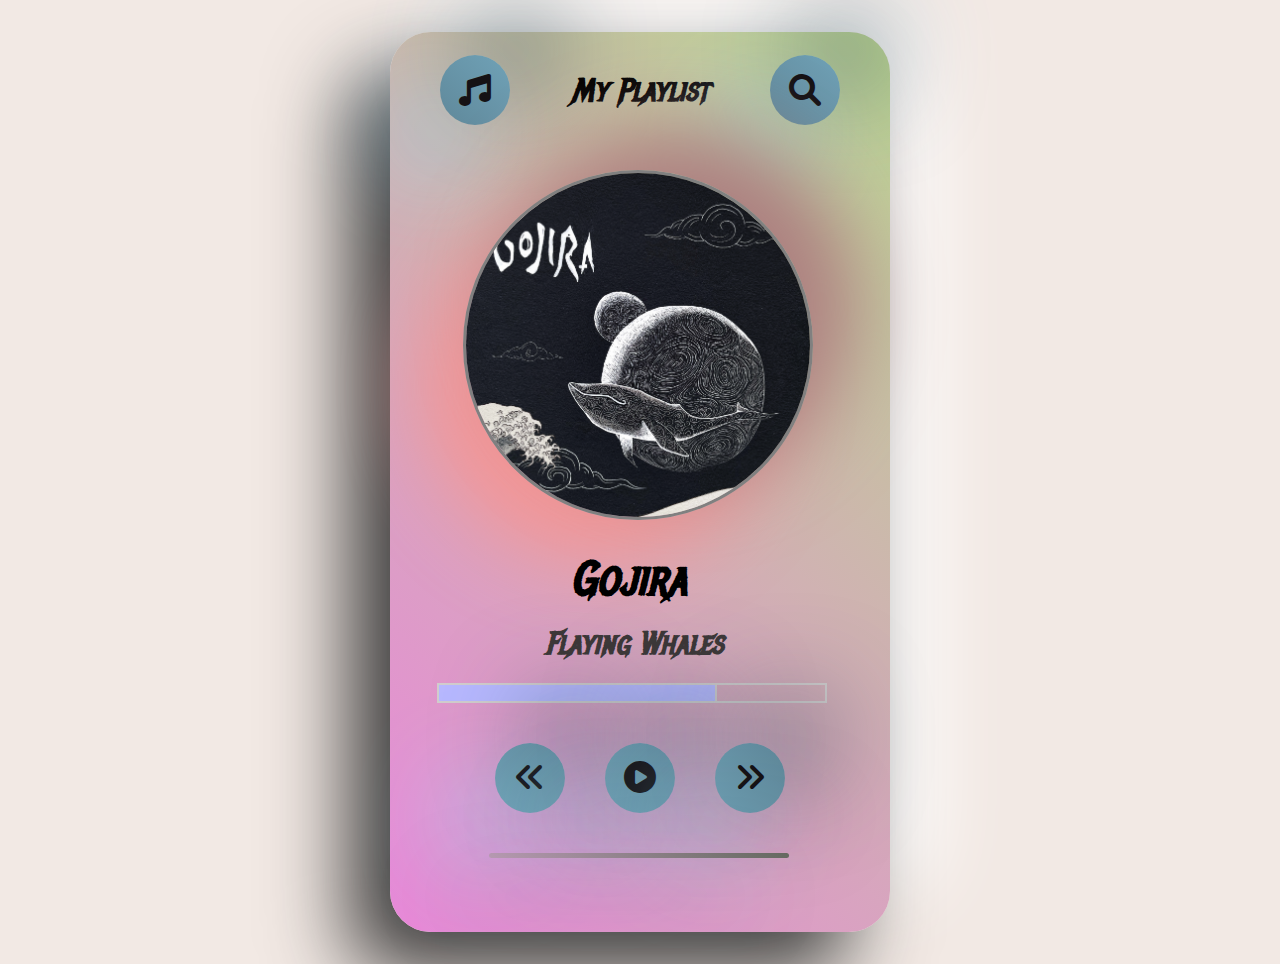
<file: assets/index2.html>
<!DOCTYPE html>
<html lang="en">
  <head>
    <meta charset="UTF-8" />
    <meta http-equiv="X-UA-Compatible" content="IE=edge" />
    <meta name="viewport" content="width=device-width, initial-scale=1.0" />
    <link rel="stylesheet" href="all.min.css" />
    <title>Music Player</title>
    <link rel="stylesheet" href="style2.css" />
  </head>
  <body>
    <main class="main">
      <header>
        <a href="#" class="button">
          <i class="fa-solid fa-music"></i>
        </a>
        <p>My Playlist</p>
        <a href="#" class="button">
          <i class="fa-solid fa-magnifying-glass"></i>
        </a>
      </header>
      
    <section>
      <img src="/assets/ic99fhvpei481.webp" alt="">
    </section>

    <div class="info">
        <h1>Gojira</h1>
        <p>Flaying Whales</p>
</div>
      <div class="line">
          <div class="inside"></div>
      </div>
<section class="buttons">
    <a href="#" class="button2"><i class="fa-solid fa-angles-left last1"></i></a>
    <a href="#" class="button2"><i class="fa-solid fa-circle-play last1"></i></a>
    <a href="#" class="button2"><i class="fa-solid fa-angles-right last1"></i></a>
</section>

<div class="last"></div>




<div id="player">
   
    <div id="volume"></div>
  
</div>
    </main>
  </body>
</html>
</file>
<file: assets/style2.css>
@import url('https://fonts.googleapis.com/css2?family=Metal+Mania&display=swap');


* {
  box-sizing: border-box;
  margin: 0;
  padding: 0;
}
body {
  background-color: #f2e9e4;
  font-family: 'Metal Mania', cursive;
}

.main {
  width: 500px;
  height: 900px;
  display: flex;
  justify-content: space-around;
  justify-content: flex-start;
  flex-direction: column;
  align-items: flex-start;
  margin: 2rem auto;
  padding: 3rem 1.25rem;

  border-radius: 41px;
  background: linear-gradient(225deg, #bbd591, #e988da);
  box-shadow: -41px 41px 82px #3e3d3d, 41px -41px 82px #ffffff;
}

header {
  flex-grow: 0;
  height: 60px;
  width: 400px;
  display: flex;
  flex-direction: row;
  justify-content: flex-start;
  justify-content: space-between;
  align-items: center;
  padding-bottom: 40px;
  margin: 0 auto;
}
.button {
  text-decoration: none;
  display: flex;
  justify-content: center;
  align-items: center;
  height: 70px;
  width: 70px;
  border-radius: 50%;
  background: linear-gradient(45deg, #5f889a, #70a2b7);
  box-shadow:  41px -41px 100px #3b5560,
               -41px 41px 100px #97d9f6;
}
i {
  font-size: xx-large;
  color: #151215;
}

p {
  font-style: italic;
  font-weight: bold;
  font-size: 2em;
}
img {
    border: 3px solid gray;
  width: 350px;
  height: 350px;
  margin-left: 53px;
  margin-top: 30px;
  border-radius: 50%;
  background: linear-gradient(45deg, #975d5d, #b46e6e);
  box-shadow: 41px -41px 82px #ac7f7f, -41px 41px 82px #f59696;
}

.info h1 {
  color: black;
  font-weight: bold;
  font-style: italic;
  font-size: 3rem;
  margin-left: 160px;
  margin-top: 25px;
}
.info p {
  font-size: 2rem;
  color: rgb(61, 55, 55);
  margin-left: 135px;
  margin-top: 15px;
}
.line {
  border: 2px solid rgb(210, 205, 205);
  width: 390px;
  height: 20px;
  margin-left: 27px;
  margin-top: 20px;
}
.inside {
  border: 2px solid rgb(210, 205, 205);
  width: 280px;
  height: 20px;
  margin-left: -2px;
  margin-top: -2px;
  background-color: #b8b8ff;
}

.buttons {
  display: flex;
  flex-direction: row;
  justify-content: space-between;

  align-items: center;
  padding-top: 20px;
  margin: 0 auto;
}
.button2 {
  text-decoration: none;
  display: flex;

  justify-content: space-around;
  align-items: baseline;
  margin: 20px;

  height: 70px;
  width: 70px;
  border-radius: 20px;
  border-radius: 50%;
  border-radius: 50%;
  background: linear-gradient(45deg, #70a2b7, #5f889a);
  box-shadow:  41px -41px 100px #3b5560,
               -41px 41px 100px #97d9f6;
}

.last1 {
  padding-top: 18px;
  font-size: xx-large;
  font-weight: bold;
}





#player {
	width: 350px;
	height: 50px;
	position: relative;
	margin: 0 auto;
	margin-top: 20px;
    
    
	

	

	
	i.fa-volume-up {
		margin-right: -8px;
		right: 0;
	}
}

#volume {
	position: absolute;
	left: 24px;
	margin: 0 auto;
	height: 5px;
	width: 300px;
border-radius: 20px;
background: linear-gradient(225deg, #656960, #b699b1);
box-shadow: -41px 41px 82px #5f4d4d, 41px -41px 82px #221c1c;
</file>
